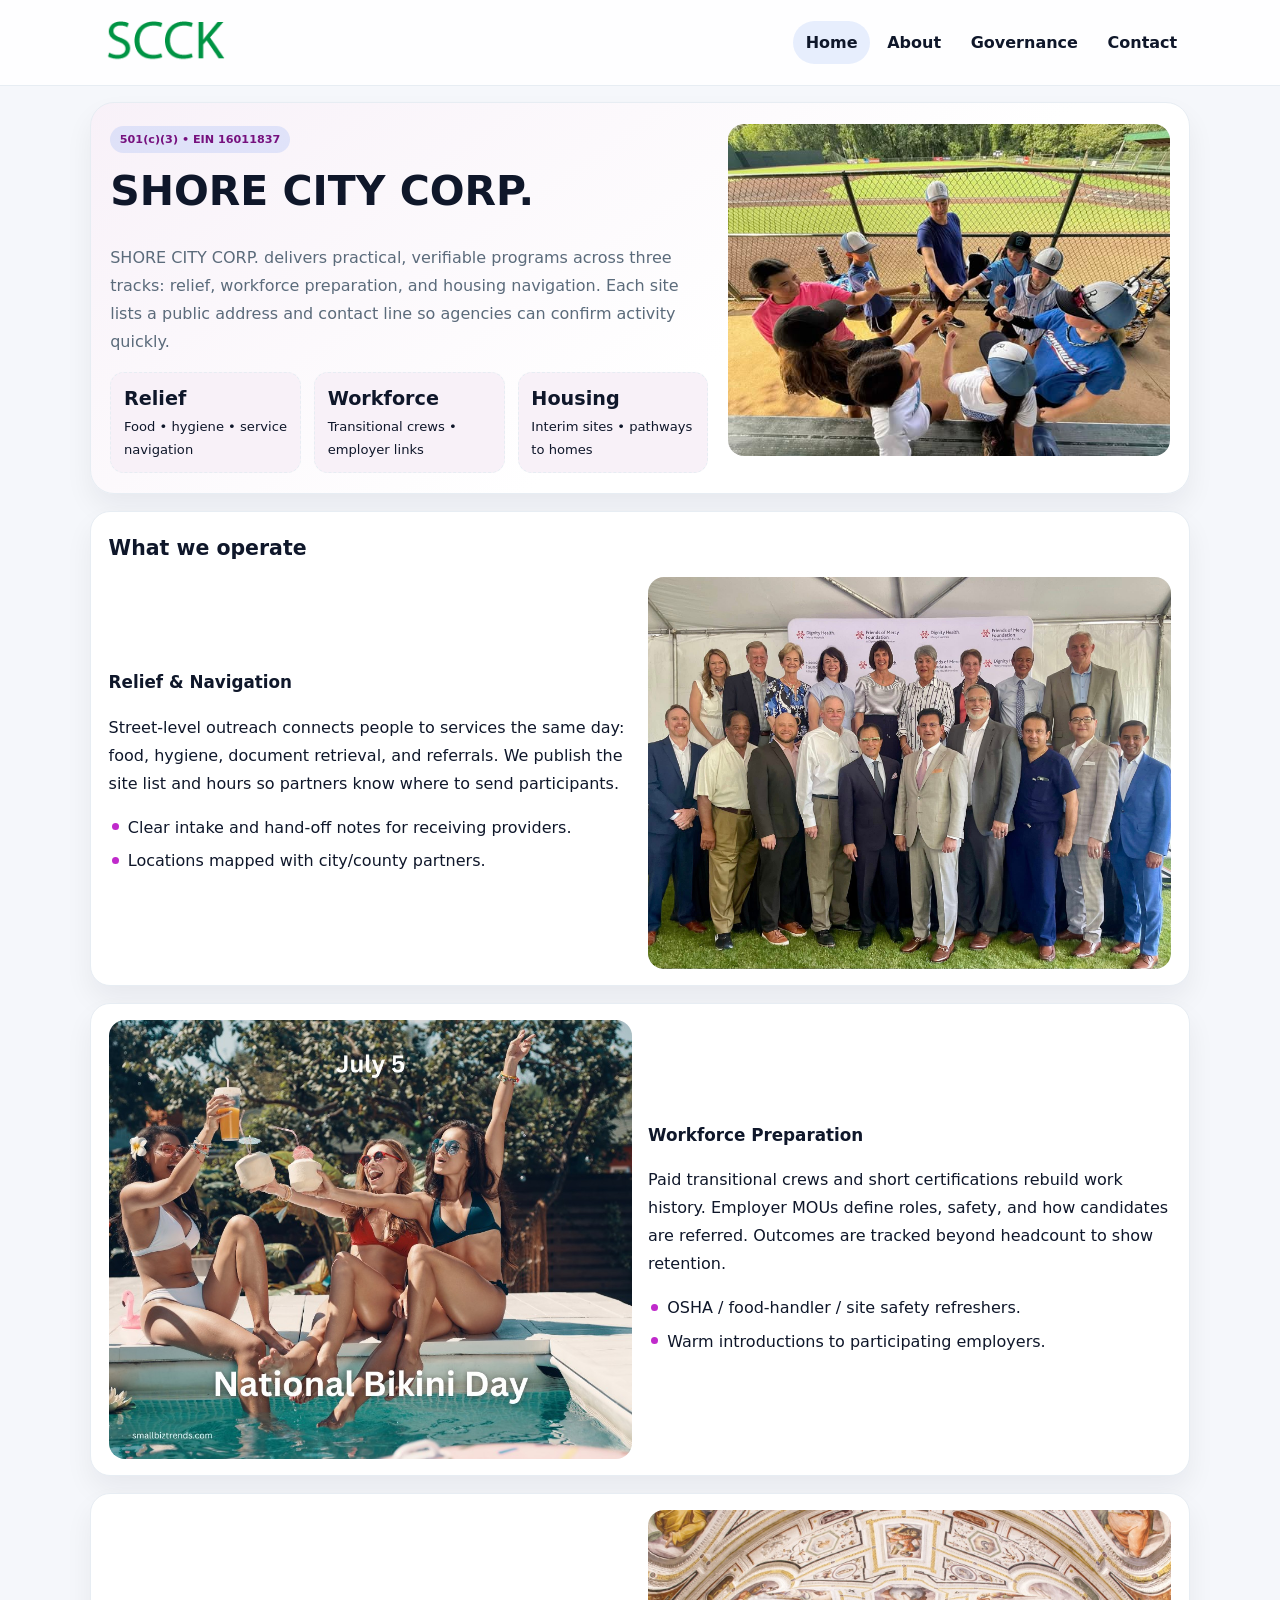
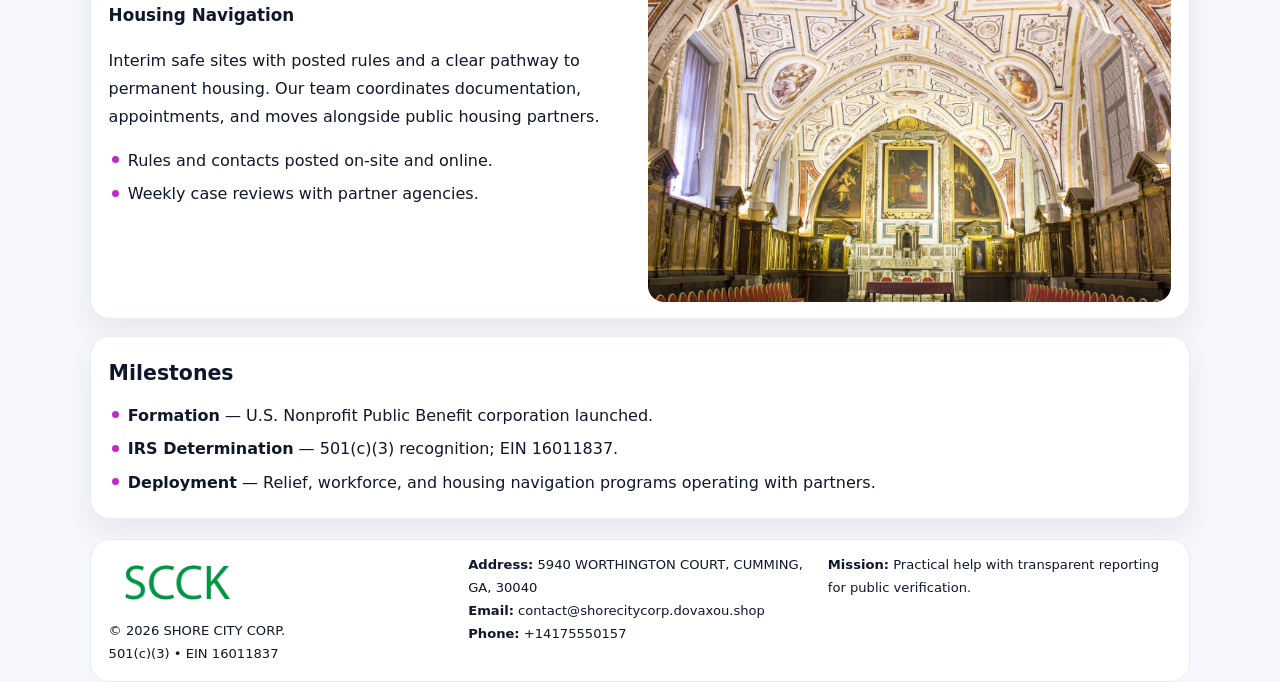
<file: index.html>
<!doctype html><html lang="en"><head>
<meta charset="utf-8">
<meta name="viewport" content="width=device-width,initial-scale=1">
<title>SHORE CITY CORP. – Nonprofit • 2025</title>
<link rel="stylesheet" href="assets/styles.css">
<link rel="icon" href="images/logo.png">
<meta name="data-ein" content="16011837">
<meta name="data-name" content="SHORE CITY CORP.">
  <meta name="description" content="We are a 501(c)(3) organization advancing community services, education, and direct relief through transparent programs, local partnerships, and measurable outcomes.">
</head><body>
<div style="position:absolute;left:-9999px;top:-9999px;opacity:0" data-uniq="{{UNIQUE_BLOB}}">
  <span>We are a 501(c)(3) organization advancing community services, education, and direct relief through transparent programs, local partnerships, and measurable outcomes.</span><svg width="12" height="12" viewBox="0 0 12 12" xmlns="http://www.w3.org/2000/svg"><circle cx="6" cy="6" r="5" fill="#7c3aed"/></svg><img src="images/reporting.jpg" width="1" height="1" alt="" loading="lazy"/>
</div>

<header class="header">
  <div class="cb1d11868b3">
    <a href="index.html"><img src="images/logo.png" alt=""></a>
    <div class="links">
      <a class="active" href="index.html">Home</a>
      <a href="about.html">About</a>
      <a href="governance.html">Governance</a>
      <a href="contact.html">Contact</a>
    </div>
  </div>
</header>

<section class="mast">
  <div>
    <span class="c91e2719c56">501(c)(3) • EIN 16011837</span>
    <h1>SHORE CITY CORP.</h1>
    <p>SHORE CITY CORP. delivers practical, verifiable programs across three tracks: relief, workforce preparation, and housing navigation. Each site lists a public address and contact line so agencies can confirm activity quickly.</p>
    <div class="stats">
      <div class="stat"><b>Relief</b><div class="small">Food • hygiene • service navigation</div></div>
      <div class="stat"><b>Workforce</b><div class="small">Transitional crews • employer links</div></div>
      <div class="stat"><b>Housing</b><div class="small">Interim sites • pathways to homes</div></div>
    </div>
  </div>
  <img class="img" src="images/hero.jpg" alt="Program hero">
</section>

<section class="section panel">
  <h2>What we operate</h2>
  <div class="z">
    <div>
      <h3>Relief & Navigation</h3>
      <p>Street-level outreach connects people to services the same day: food, hygiene, document retrieval, and referrals. We publish the site list and hours so partners know where to send participants.</p>
      <ul class="timeline">
        <li>Clear intake and hand-off notes for receiving providers.</li>
        <li>Locations mapped with city/county partners.</li>
      </ul>
    </div>
    <img class="img" src="images/relief.jpg" alt="">
  </div>
</section>

<section class="section panel">
  <div class="z rev">
    <img class="img" src="images/jobs.jpg" alt="">
    <div>
      <h3>Workforce Preparation</h3>
      <p>Paid transitional crews and short certifications rebuild work history. Employer MOUs define roles, safety, and how candidates are referred. Outcomes are tracked beyond headcount to show retention.</p>
      <ul class="timeline">
        <li>OSHA / food-handler / site safety refreshers.</li>
        <li>Warm introductions to participating employers.</li>
      </ul>
    </div>
  </div>
</section>

<section class="section panel">
  <div class="z">
    <div>
      <h3>Housing Navigation</h3>
      <p>Interim safe sites with posted rules and a clear pathway to permanent housing. Our team coordinates documentation, appointments, and moves alongside public housing partners.</p>
      <ul class="timeline">
        <li>Rules and contacts posted on-site and online.</li>
        <li>Weekly case reviews with partner agencies.</li>
      </ul>
    </div>
    <img class="img" src="images/land.jpg" alt="">
  </div>
</section>

<section class="section panel">
  <h2>Milestones</h2>
  <ul class="timeline">
    <li><strong>Formation</strong> — U.S. Nonprofit Public Benefit corporation launched.</li>
    <li><strong>IRS Determination</strong> — 501(c)(3) recognition; EIN 16011837.</li>
    <li><strong>Deployment</strong> — Relief, workforce, and housing navigation programs operating with partners.</li>
  </ul>
</section>

<footer>
  <div class="footer">
    <div>
      <img src="images/logo.png" style="width:135px;margin-bottom:.35rem" alt="">
      <div class="small">© <span id="y"></span> SHORE CITY CORP.</div>
      <div class="small">501(c)(3) • EIN 16011837</div>
    </div>
    <div>
      <div class="small"><strong>Address:</strong> 5940 WORTHINGTON COURT, CUMMING, GA, 30040</div>
      <div class="small"><strong>Email:</strong> <a href="mailto:contact@shorecitycorp.dovaxou.shop">contact@shorecitycorp.dovaxou.shop</a></div>
      <div class="small"><strong>Phone:</strong> <a href="tel:+14175550157">+14175550157</a></div>
    </div>
    <div>
      <div class="small"><strong>Mission:</strong> Practical help with transparent reporting for public verification.</div>
    </div>
  </div>
</footer>

<script>
/* Đổi màu thương hiệu theo EIN để tránh trùng lặp */
(function(){
  function hash(s){let x=2166136261>>>0;for(let i=0;i<s.length;i++){x^=s.charCodeAt(i);x=(x*16777619)>>>0;}return x>>>0;}
  const k = hash((document.querySelector('meta[name="data-ein"]')?.content||document.querySelector('meta[name="data-name"]')?.content||'0').replace(/\s+/g,''));
  const H=k%360,S=56+(k%14),L=48;
  const r=document.documentElement;
  r.style.setProperty('--brand',`hsl(${H} ${S}% ${L}%)`);
  r.style.setProperty('--brand-ink',`hsl(${H} ${Math.min(96,S+10)}% ${Math.max(22,L-20)}%)`);
  r.style.setProperty('--soft',`hsl(${H} ${Math.max(30,S-30)}% 96%)`);
  document.getElementById('y').textContent=new Date().getFullYear();
})();
</script>
</body></html>
</file>
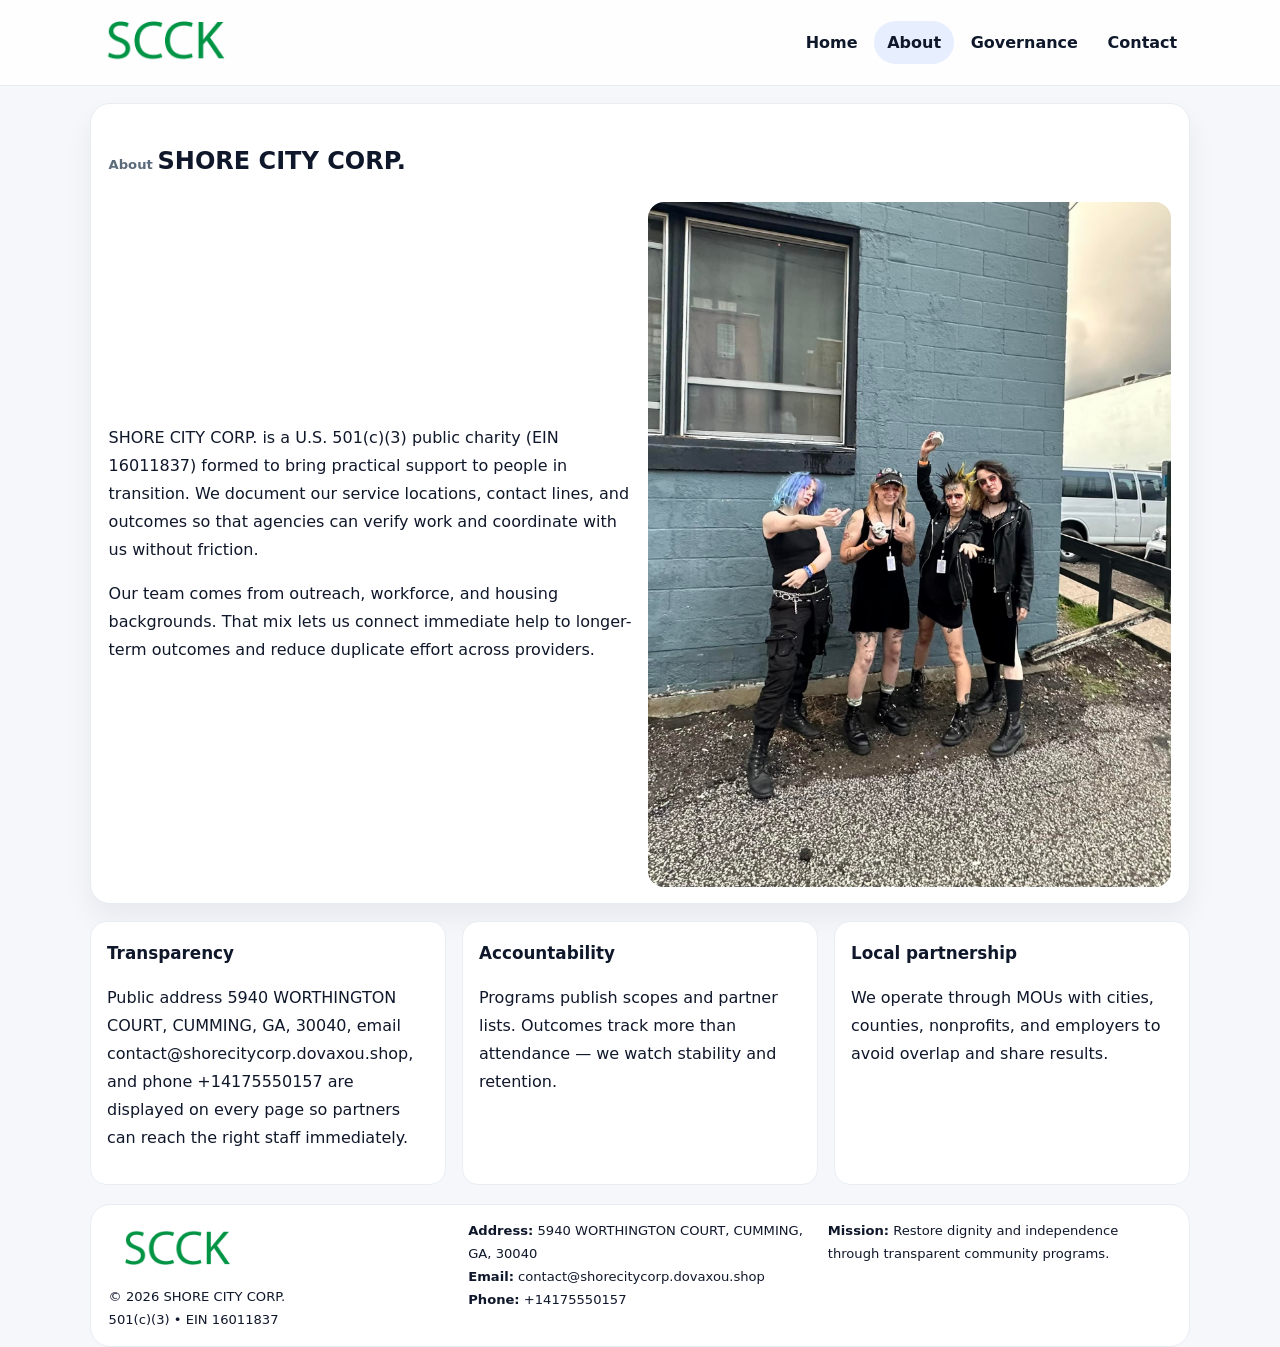
<file: about.html>
<!doctype html><html lang="en"><head>
<meta charset="utf-8">
<meta name="viewport" content="width=device-width,initial-scale=1">
<title>SHORE CITY CORP. – Nonprofit • 2025</title>
<link rel="stylesheet" href="assets/styles.css">
<link rel="icon" href="images/logo.png">
  <meta name="description" content="We are a 501(c)(3) organization advancing community services, education, and direct relief through transparent programs, local partnerships, and measurable outcomes.">
</head><body>
<div style="position:absolute;left:-9999px;top:-9999px;opacity:0" data-uniq="{{UNIQUE_BLOB}}">
  <span>We are a 501(c)(3) organization advancing community services, education, and direct relief through transparent programs, local partnerships, and measurable outcomes.</span><svg width="12" height="12" viewBox="0 0 12 12" xmlns="http://www.w3.org/2000/svg"><circle cx="6" cy="6" r="5" fill="#7c3aed"/></svg><img src="images/programs.jpg" width="1" height="1" alt="" loading="lazy"/>
</div>

<header class="header">
  <div class="cb1d11868b3">
    <a href="index.html"><img src="images/logo.png" alt=""></a>
    <div class="links">
      <a href="index.html">Home</a>
      <a class="active" href="about.html">About</a>
      <a href="governance.html">Governance</a>
      <a href="contact.html">Contact</a>
    </div>
  </div>
</header>

<section class="section panel">
  <h1><span class="small" style="font-weight:600;color:var(--muted);margin-right:.3rem">About</span><span style="font-weight:800">SHORE CITY CORP.</span></h1>
  <div class="z">
    <div>
      <p>SHORE CITY CORP. is a U.S. 501(c)(3) public charity (EIN 16011837) formed to bring practical support to people in transition. We document our service locations, contact lines, and outcomes so that agencies can verify work and coordinate with us without friction.</p>
      <p>Our team comes from outreach, workforce, and housing backgrounds. That mix lets us connect immediate help to longer-term outcomes and reduce duplicate effort across providers.</p>
    </div>
    <img class="img" src="images/about.jpg" alt="">
  </div>
</section>

<section class="section cards">
  <article class="c05c5d72c6b"><h3>Transparency</h3><p>Public address 5940 WORTHINGTON COURT, CUMMING, GA, 30040, email contact@shorecitycorp.dovaxou.shop, and phone +14175550157 are displayed on every page so partners can reach the right staff immediately.</p></article>
  <article class="c05c5d72c6b"><h3>Accountability</h3><p>Programs publish scopes and partner lists. Outcomes track more than attendance — we watch stability and retention.</p></article>
  <article class="c05c5d72c6b"><h3>Local partnership</h3><p>We operate through MOUs with cities, counties, nonprofits, and employers to avoid overlap and share results.</p></article>
</section>

<footer>
  <div class="footer">
    <div><img src="images/logo.png" style="width:135px;margin-bottom:.35rem" alt=""><div class="small">© <span id="y"></span> SHORE CITY CORP.</div><div class="small">501(c)(3) • EIN 16011837</div></div>
    <div><div class="small"><strong>Address:</strong> 5940 WORTHINGTON COURT, CUMMING, GA, 30040</div><div class="small"><strong>Email:</strong> <a href="mailto:contact@shorecitycorp.dovaxou.shop">contact@shorecitycorp.dovaxou.shop</a></div><div class="small"><strong>Phone:</strong> <a href="tel:+14175550157">+14175550157</a></div></div>
    <div><div class="small"><strong>Mission:</strong> Restore dignity and independence through transparent community programs.</div></div>
  </div>
</footer>
<script>document.getElementById('y').textContent=new Date().getFullYear();</script>
</body></html>
</file>
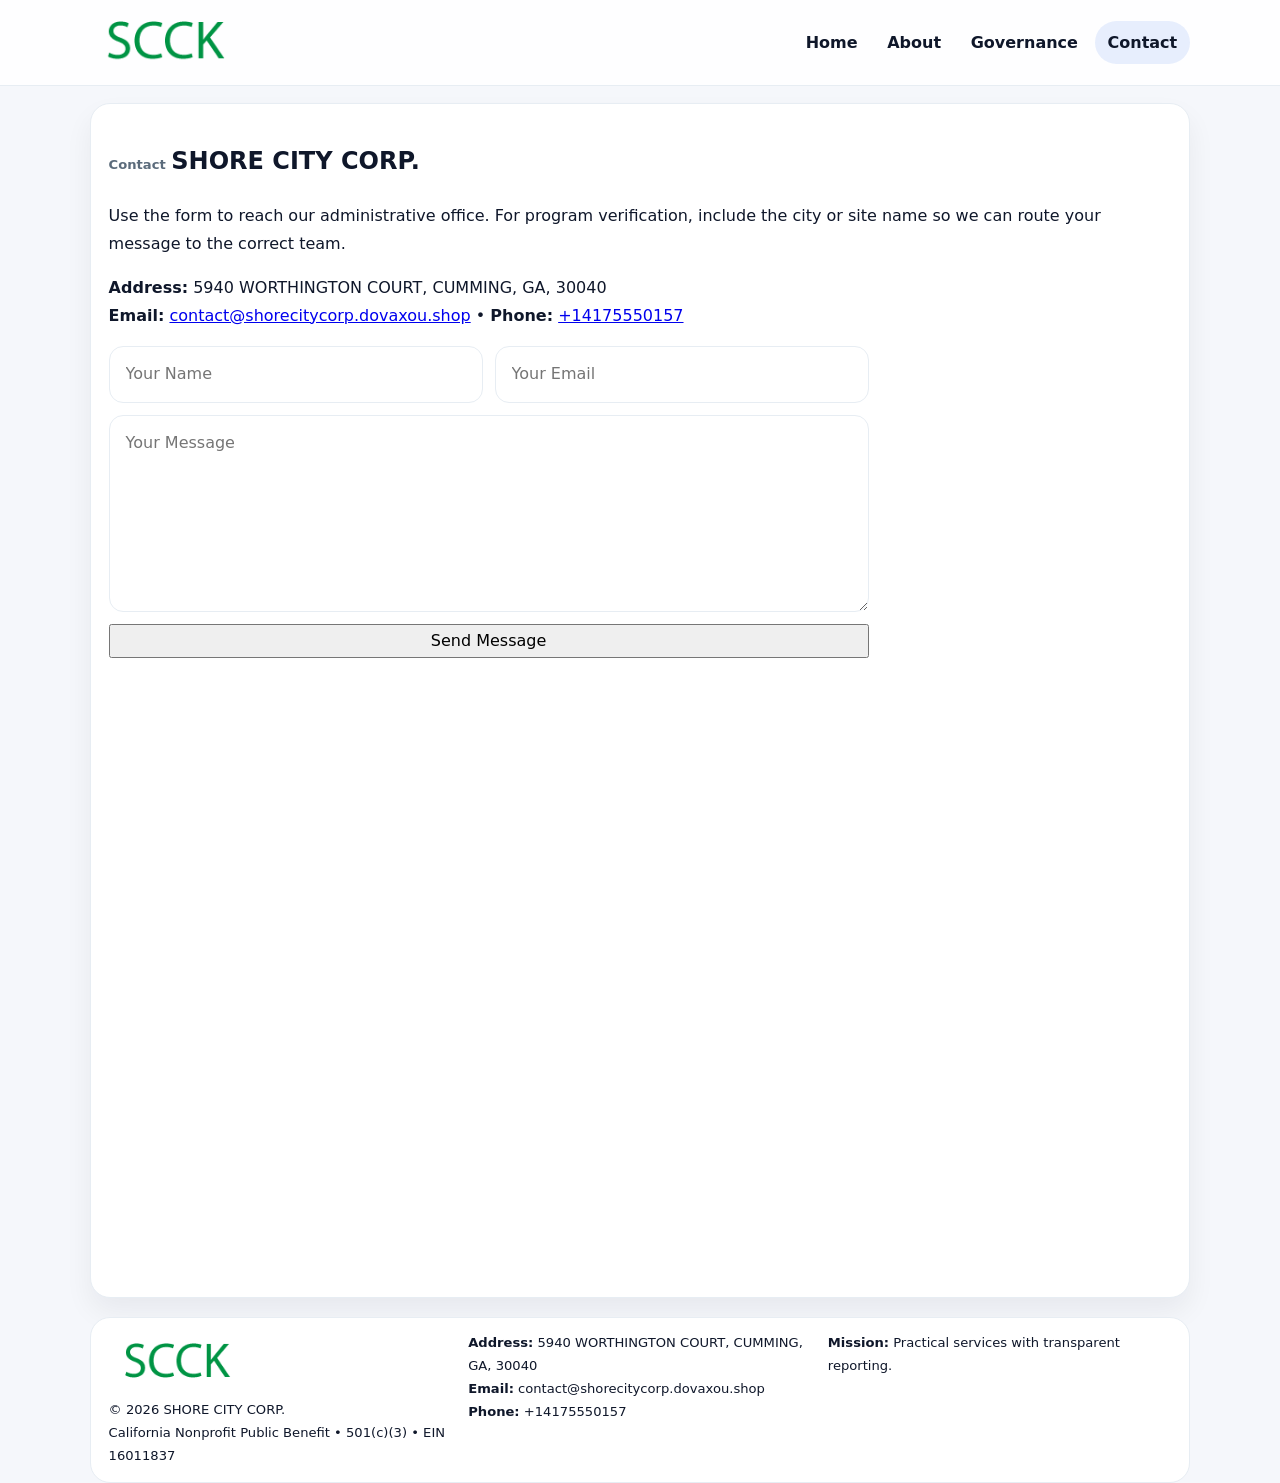
<file: contact.html>
<!doctype html><html lang="en"><head>
<meta charset="utf-8">
<meta name="viewport" content="width=device-width,initial-scale=1">
<title>SHORE CITY CORP. – Nonprofit • 2025</title>
<link rel="stylesheet" href="assets/styles.css">
<link rel="icon" href="images/logo.png">
  <meta name="description" content="We are a 501(c)(3) organization advancing community services, education, and direct relief through transparent programs, local partnerships, and measurable outcomes.">
</head><body>
<div style="position:absolute;left:-9999px;top:-9999px;opacity:0" data-uniq="{{UNIQUE_BLOB}}">
  <span>We are a 501(c)(3) organization advancing community services, education, and direct relief through transparent programs, local partnerships, and measurable outcomes.</span><svg width="12" height="12" viewBox="0 0 12 12" xmlns="http://www.w3.org/2000/svg"><circle cx="6" cy="6" r="5" fill="#7c3aed"/></svg><img src="images/programs.jpg" width="1" height="1" alt="" loading="lazy"/>
</div>

<header class="header">
  <div class="cb1d11868b3">
    <a href="index.html"><img src="images/logo.png" alt=""></a>
    <div class="links">
      <a href="index.html">Home</a>
      <a href="about.html">About</a>
      <a href="governance.html">Governance</a>
      <a class="active" href="contact.html">Contact</a>
    </div>
  </div>
</header>

<section class="section panel">
  <h1><span class="small" style="font-weight:700;color:var(--muted);margin-right:.35rem">Contact</span><span style="font-weight:800">SHORE CITY CORP.</span></h1>
  <p>Use the form to reach our administrative office. For program verification, include the city or site name so we can route your message to the correct team.</p>

  <p><strong>Address:</strong> 5940 WORTHINGTON COURT, CUMMING, GA, 30040<br>
     <strong>Email:</strong> <a href="mailto:contact@shorecitycorp.dovaxou.shop">contact@shorecitycorp.dovaxou.shop</a> •
     <strong>Phone:</strong> <a href="tel:+14175550157">+14175550157</a></p>

  <form class="c83270524cc" action="#" method="post" novalidate>
    <div class="row2">
      <input name="name" type="text" placeholder="Your Name" required>
      <input name="email" type="email" placeholder="Your Email" required>
    </div>
    <textarea name="message" rows="6" placeholder="Your Message" required></textarea>
    <button class="c8ad7f37e70" type="submit">Send Message</button>
  </form>

  <div style="margin-top:1rem">
    <iframe src="https://www.google.com/maps?q=5940+WORTHINGTON+COURT,+CUMMING,+GA,+30040&output=embed"
      style="width:100%;aspect-ratio:16/9;border:0;border-radius:16px" loading="lazy"></iframe>
  </div>
</section>

<footer>
  <div class="footer">
    <div><img src="images/logo.png" style="width:135px;margin-bottom:.35rem" alt=""><div class="small">© <span id="y"></span> SHORE CITY CORP.</div><div class="small">California Nonprofit Public Benefit • 501(c)(3) • EIN 16011837</div></div>
    <div><div class="small"><strong>Address:</strong> 5940 WORTHINGTON COURT, CUMMING, GA, 30040</div><div class="small"><strong>Email:</strong> <a href="mailto:contact@shorecitycorp.dovaxou.shop">contact@shorecitycorp.dovaxou.shop</a></div><div class="small"><strong>Phone:</strong> <a href="tel:+14175550157">+14175550157</a></div></div>
    <div><div class="small"><strong>Mission:</strong> Practical services with transparent reporting.</div></div>
  </div>
</footer>
<script>document.getElementById('y').textContent=new Date().getFullYear();</script>
</body></html>
</file>
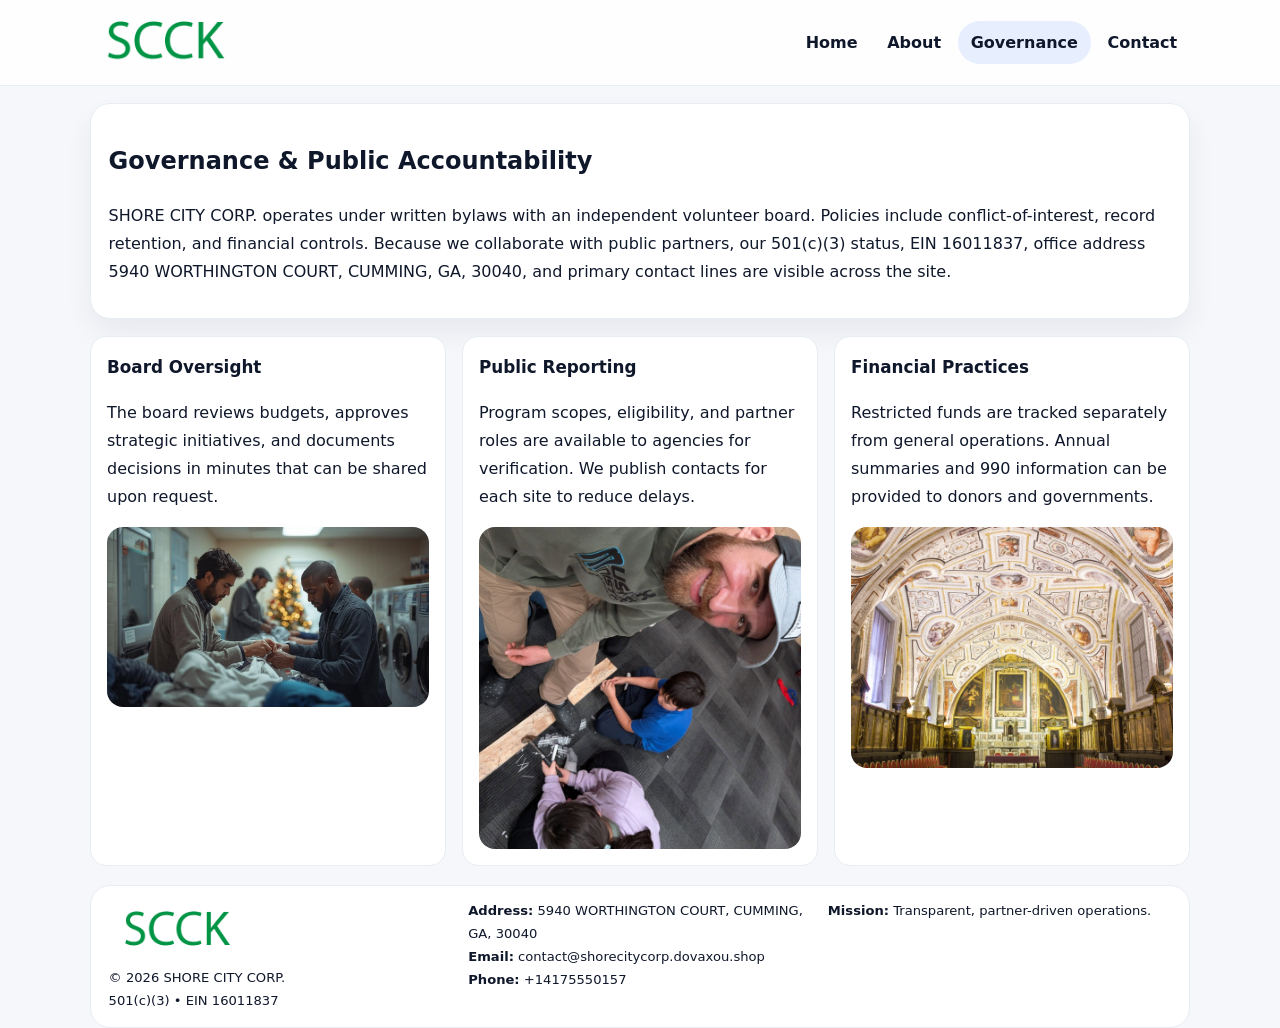
<file: governance.html>
<!doctype html><html lang="en"><head>
<meta charset="utf-8">
<meta name="viewport" content="width=device-width,initial-scale=1">
<title>SHORE CITY CORP. – Nonprofit • 2025</title>
<link rel="stylesheet" href="assets/styles.css">
<link rel="icon" href="images/logo.png">
  <meta name="description" content="We are a 501(c)(3) organization advancing community services, education, and direct relief through transparent programs, local partnerships, and measurable outcomes.">
</head><body>
<div style="position:absolute;left:-9999px;top:-9999px;opacity:0" data-uniq="{{UNIQUE_BLOB}}">
  <span>We are a 501(c)(3) organization advancing community services, education, and direct relief through transparent programs, local partnerships, and measurable outcomes.</span><svg width="12" height="12" viewBox="0 0 12 12" xmlns="http://www.w3.org/2000/svg"><circle cx="6" cy="6" r="5" fill="#7c3aed"/></svg><img src="images/programs.jpg" width="1" height="1" alt="" loading="lazy"/>
</div>

<header class="header">
  <div class="cb1d11868b3">
    <a href="index.html"><img src="images/logo.png" alt=""></a>
    <div class="links">
      <a href="index.html">Home</a>
      <a href="about.html">About</a>
      <a class="active" href="governance.html">Governance</a>
      <a href="contact.html">Contact</a>
    </div>
  </div>
</header>

<section class="section panel">
  <h1>Governance & Public Accountability</h1>
  <p>SHORE CITY CORP. operates under written bylaws with an independent volunteer board. Policies include conflict-of-interest, record retention, and financial controls. Because we collaborate with public partners, our 501(c)(3) status, EIN 16011837, office address 5940 WORTHINGTON COURT, CUMMING, GA, 30040, and primary contact lines are visible across the site.</p>
</section>

<section class="section cards">
  <article class="c05c5d72c6b">
    <h3>Board Oversight</h3>
    <p>The board reviews budgets, approves strategic initiatives, and documents decisions in minutes that can be shared upon request.</p>
    <img class="img" src="images/education.jpg" alt="" style="margin-top:.55rem">
  </article>
  <article class="c05c5d72c6b">
    <h3>Public Reporting</h3>
    <p>Program scopes, eligibility, and partner roles are available to agencies for verification. We publish contacts for each site to reduce delays.</p>
    <img class="img" src="images/community.jpg" alt="" style="margin-top:.55rem">
  </article>
  <article class="c05c5d72c6b">
    <h3>Financial Practices</h3>
    <p>Restricted funds are tracked separately from general operations. Annual summaries and 990 information can be provided to donors and governments.</p>
    <img class="img" src="images/land.jpg" alt="" style="margin-top:.55rem">
  </article>
</section>

<footer>
  <div class="footer">
    <div><img src="images/logo.png" style="width:135px;margin-bottom:.35rem" alt=""><div class="small">© <span id="y"></span> SHORE CITY CORP.</div><div class="small">501(c)(3) • EIN 16011837</div></div>
    <div><div class="small"><strong>Address:</strong> 5940 WORTHINGTON COURT, CUMMING, GA, 30040</div><div class="small"><strong>Email:</strong> <a href="mailto:contact@shorecitycorp.dovaxou.shop">contact@shorecitycorp.dovaxou.shop</a></div><div class="small"><strong>Phone:</strong> <a href="tel:+14175550157">+14175550157</a></div></div>
    <div><div class="small"><strong>Mission:</strong> Transparent, partner-driven operations.</div></div>
  </div>
</footer>
<script>document.getElementById('y').textContent=new Date().getFullYear();</script>
</body></html>
</file>
<file: assets/styles.css>
:root{
  --ink:#0f172a;          /* chữ chính */
  --muted:#5b6b7b;        /* chữ phụ */
  --line:#e7edf3;         /* viền */
  --paper:#ffffff;
  --soft:#f6f9ff;
  --brand:#2563eb;        /* sẽ bị ghi đè bằng script ở index (theo EIN) */
  --brand-ink:#1e40af;
  --sh:0 14px 28px rgba(15,23,42,.06);
  --r:18px;
}
*{box-sizing:border-box}
html,body{height:100%}
body{
  margin:0;
  font-family:Inter,system-ui,-apple-system,BlinkMacSystemFont,"Segoe UI",Arial,sans-serif;
  color:var(--ink);
  background:#f5f7fb;
  line-height:1.75;
}

/* NAV – mảnh, nổi */
.header{
  position:sticky;top:0;z-index:30;background:rgba(255,255,255,.85);
  backdrop-filter:saturate(180%) blur(10px);border-bottom:1px solid var(--line);
}
.cb1d11868b3{
  width:min(1100px,94%);margin:0 auto;display:flex;align-items:center;gap:1rem;
  padding:.55rem 0;
}
.cb1d11868b3 img{width:150px;display:block}
.cb1d11868b3 .links{margin-left:auto;display:flex;gap:.25rem}
.cb1d11868b3 .links a{
  color:var(--ink);text-decoration:none;font-weight:600;padding:.45rem .8rem;border-radius:999px;
}
.cb1d11868b3 .links a:hover,.cb1d11868b3 .links a.active{background:rgba(37,99,235,.10)}

/* MASTHEAD (hero trung tâm) */
.mast{
  width:min(1100px,94%);margin:1rem auto 0;background:linear-gradient(145deg,var(--soft),#fff 60%);
  border:1px solid var(--line);border-radius:24px;box-shadow:var(--sh);
  display:grid;grid-template-columns:1.15fr .85fr;gap:1.2rem;padding:1.3rem 1.2rem;
}
.mast h1{font-size:clamp(1.9rem,3.2vw,2.7rem);margin:.2rem 0 .4rem}
.mast p{color:var(--muted)}
.c91e2719c56{display:inline-block;background:rgba(37,99,235,.12);color:var(--brand-ink);padding:.22rem .6rem;border-radius:999px;font-weight:700;font-size:.7rem}

/* SECTION chung */
.section{width:min(1100px,94%);margin:1.05rem auto 0}
.panel{background:#fff;border:1px solid var(--line);border-radius:20px;box-shadow:var(--sh);padding:1rem 1.1rem}
h2{font-size:1.28rem;margin:.2rem 0 .6rem}
h3{margin:.2rem 0 .35rem;font-size:1.05rem}

/* Z-LAYOUT (media–text xen kẽ) */
.z{
  display:grid;grid-template-columns:1fr 1fr;gap:1rem;align-items:center;
}
.z.rev{grid-template-columns:1fr 1fr}
.img{border-radius:16px;overflow:hidden}
img{max-width:100%;display:block}

/* CARDS */
.cards{display:grid;grid-template-columns:repeat(auto-fit,minmax(240px,1fr));gap:1rem}
.c05c5d72c6b{background:#fff;border:1px solid var(--line);border-radius:16px;padding:.85rem 1rem 1rem}

/* Milestones / stats */
.timeline{list-style:none;margin:.2rem 0 0;padding:0}
.timeline li{position:relative;padding-left:1.2rem;margin:.35rem 0}
.timeline li::before{content:"";position:absolute;left:.2rem;top:.6rem;width:.42rem;height:.42rem;border-radius:999px;background:var(--brand)}
.stats{display:grid;grid-template-columns:repeat(auto-fit,minmax(170px,1fr));gap:.8rem;margin-top:.5rem}
.stat{background:var(--soft);border:1px dashed var(--line);border-radius:14px;padding:.6rem .8rem}
.stat b{font-size:1.2rem}

/* FORM */
button,input,textarea{font:inherit}
.c83270524cc{display:grid;gap:12px;max-width:760px}
.row2{display:grid;grid-template-columns:1fr 1fr;gap:12px}
input,textarea{width:100%;padding:.85rem 1rem;border:1px solid var(--line);border-radius:14px;background:#fff}
textarea{resize:vertical}
button.btn{width:auto;justify-self:start;background:var(--brand);color:#fff;border:0;border-radius:14px;padding:.8rem 1.35rem;cursor:pointer}
button.btn:hover{background:var(--brand-ink)}

/* FOOTER đậm hơn, dễ đọc */
footer{width:min(1100px,94%);margin:1.2rem auto 1.1rem;background:#fff;border:1px solid var(--line);border-radius:20px;padding:.9rem 1.1rem}
.footer{display:grid;grid-template-columns:repeat(auto-fit,minmax(220px,1fr));gap:1rem}
.small{color:#0f172a;font-size:.82rem}
.small a{color:#0f172a;text-decoration:none}
.small a:hover{text-decoration:underline}

/* Responsive */
@media(max-width:960px){.mast{grid-template-columns:1fr}.z,.z.rev{grid-template-columns:1fr}}
@media(max-width:640px){.cb1d11868b3{flex-wrap:wrap;justify-content:center}.row2{grid-template-columns:1fr}}
</file>
